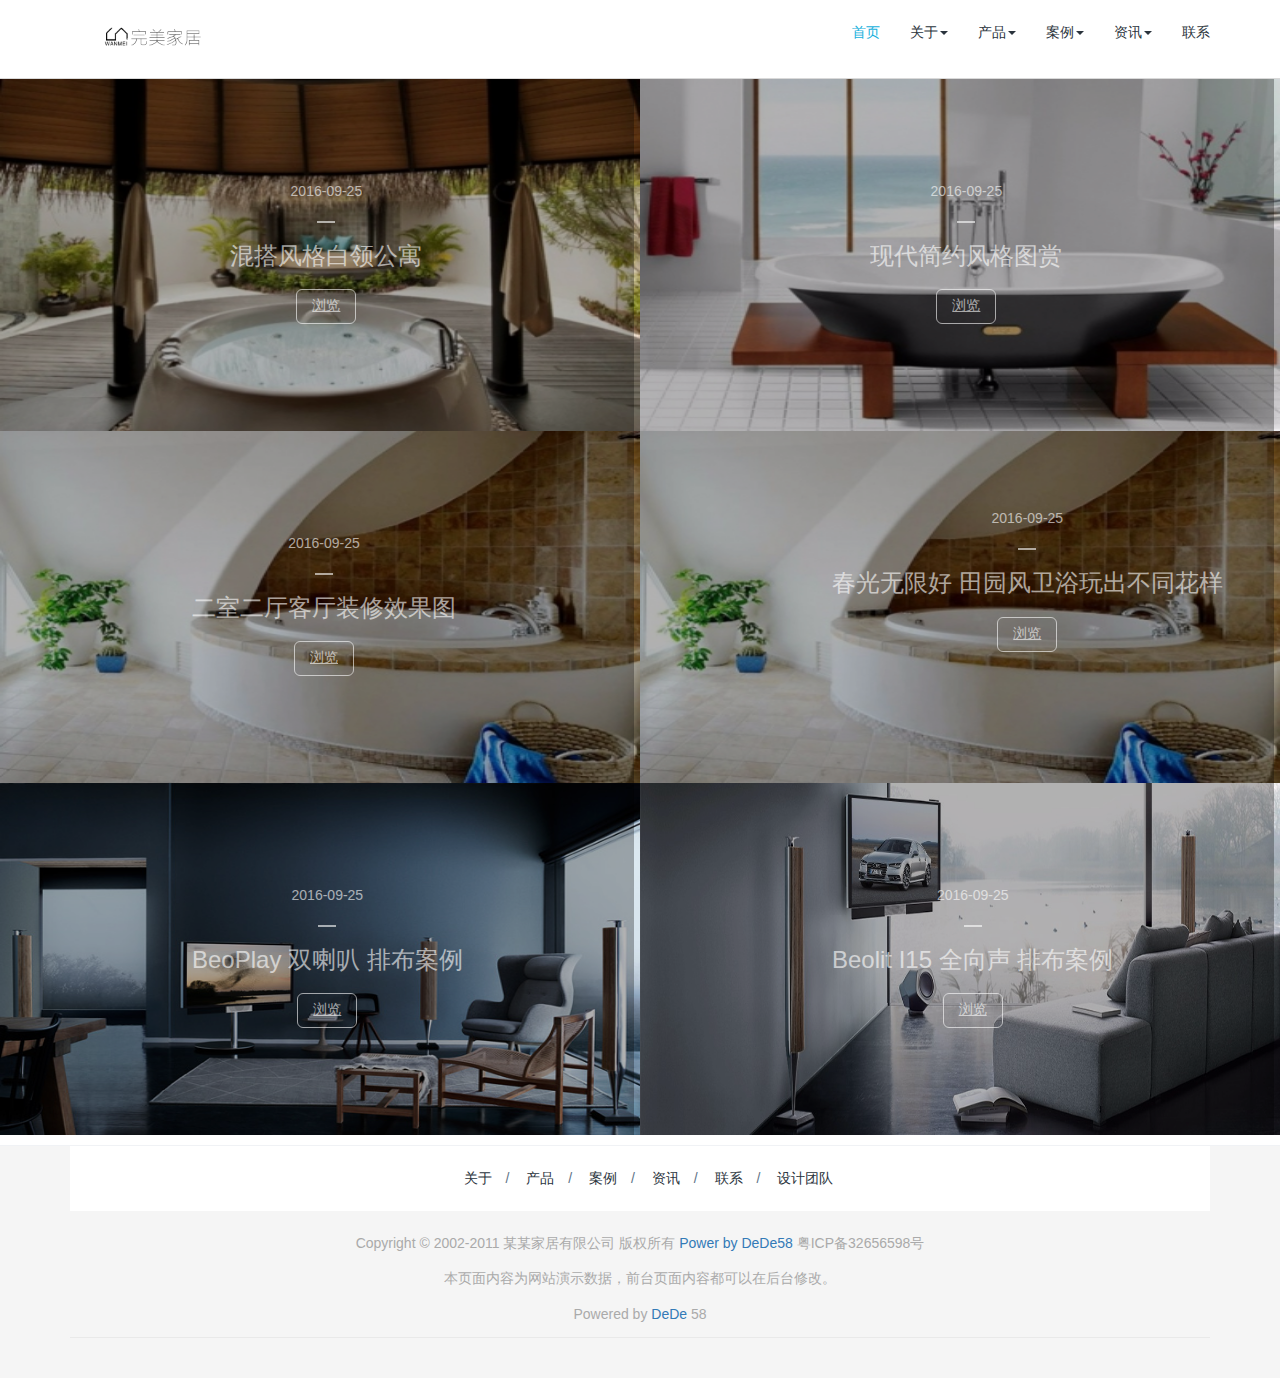
<file: html/case.html>
<!DOCTYPE html>
<html>
	<head>
		<meta charset="UTF-8">
        <meta name="viewport" content="width=device-width, initial-scale=1">
		<meta name="viewport" content="width=device-width, initial-scale=1, maximum-scale=1, user-scalable=no">		
		<title></title>
		<link rel="stylesheet" href="../css/cssreset.css" />
		<link rel="stylesheet" href="../bootstrap/css/bootstrap.min.css" />
	    <link rel="stylesheet" href="../css/index.css" />
	    <link rel="stylesheet" href="../css/case.css" />
	  
	<body>
		<header>
		<nav class="navbar navbar-default navbar-fixed-top zqfnav">
		  <div class="container ">
		    <!-- Brand and toggle get grouped for better mobile display -->
		    <div class="navbar-header">
		      <button type="button" class="navbar-toggle collapsed btn" data-toggle="collapse" data-target="#bs-example-navbar-collapse-1" aria-expanded="false">
		      	
		        <span class="sr-only">Toggle navigation</span>
		        <span class="icon-bar"></span>
		        <span class="icon-bar"></span>
		        <span class="icon-bar"></span>
		      </button>
		      
		        <button type="button" class="zqf-btn navbar-toggle collapsed" data-toggle="collapse" data-target="#bs-example-navbar-collapse-1" aria-expanded="false">
			        <span class="sr-only">Toggle navigation</span>
			        <span class="btnx">x</span> 
		        </button>
		      
		      <a class="navbar-brand " href="#"><img src="../img/logo.png" alt="完美家居设计" title="织梦家居设计公司"></a>
		    </div>
		
		    <!-- Collect the nav links, forms, and other content for toggling -->
		    <div class="collapse navbar-collapse" id="bs-example-navbar-collapse-1">
		      <ul class="nav navbar-nav navbar-right clearfix">
		        <li><a href="../index.html" target="_blank" class="main">首页</a></li>
		        <li class="dropdown">
		          <a href="#" class="dropdown-toggle" data-toggle="dropdown" role="button" aria-haspopup="true" aria-expanded="false">关于<span class="caret"></span></a>
		          <ul class="dropdown-menu">
		            <li><a href="#">关于我们</a></li>
		            <li><a href="#">公司荣誉</a></li>
		            <li><a href="#">设计团队</a></li>
		            <li><a href="#">服务流程</a></li>
		          </ul>
		        </li>
		        <li class="dropdown">
		          <a href="#" class="dropdown-toggle" data-toggle="dropdown" role="button" aria-haspopup="true" aria-expanded="false">产品<span class="caret"></span></a>
		          <ul class="dropdown-menu">
		            <li><a href="detail.html">全部</a></li>
		            <li><a href="#">建材</a></li>
		            <li><a href="#">家具</a></li>
		            <li><a href="#">软装</a></li>
		            <li><a href="#">家电</a></li>
		          </ul>
		        </li>
		        <li class="dropdown">
		          <a href="#" class="dropdown-toggle" data-toggle="dropdown" role="button" aria-haspopup="true" aria-expanded="false">案例<span class="caret"></span></a>
		          <ul class="dropdown-menu">
		            <li><a href="case.html">客厅设计</a></li>
		            <li><a href="#">卧室设计</a></li>
		            <li><a href="#">厨房设计</a></li>
		          </ul>
		        </li>		        
		        <li class="dropdown">
		          <a href="#" class="dropdown-toggle" data-toggle="dropdown" role="button" aria-haspopup="true" aria-expanded="false">资讯<span class="caret"></span></a>
		          <ul class="dropdown-menu">
		            <li><a href="message.html">装修搭配</a></li>
		            <li><a href="#">秋装改造</a></li>
		          </ul>
		        </li>
		        <li><a href="#">联系</a></li>
		      </ul>
		    </div><!-- /.navbar-collapse -->
		  </div><!-- /.container-fluid -->  
	  </nav>	
    </header>	
    
    
    <!--中间图片-->
    <section class="zqf-case">
    	<ul>
    		<li>
    			<img src="../img/case-1.jpg" width="634px" height="352px"/>
    			<div class="box"></div>
    			<div class="txt">
    				<span>2016-09-25</span>
    				<h4>混搭风格白领公寓</h4>
    				<a href="#"><span>浏览</a></span>
    			</div>
    		</li>
    		<li>
    			<img src="../img/case-2.jpg" width="634px" height="352px"/>
    			<div class="box"></div>
    			<div class="txt">
    				<span>2016-09-25</span>
    				<h4>现代简约风格图赏</h4>
    				<a href="#"><span>浏览</a></span>
    			</div>
    		</li>
    		<li>
    			<img src="../img/case-3.jpg" width="634px" height="352px"/>
    			<div class="box"></div>
    			<div class="txt">
    				<span>2016-09-25</span>
    				<h4>二室二厅客厅装修效果图</h4>
    				<a href="#"><span>浏览</a></span>
    			</div>
    		</li>
    		<li>
    			<img src="../img/case-4.jpg" width="634px" height="352px"/>
    			<div class="box"></div>
    			<div class="txt">
    				<span>2016-09-25</span>
    				<h4>春光无限好 田园风卫浴玩出不同花样</h4>
    				<a href="#"><span>浏览</a></span>
    			</div>
    		</li>
    		<li>
    			<img src="../img/case-5.jpg" width="634px" height="352px"/>
    			<div class="box"></div>
    			<div class="txt">
    				<span>2016-09-25</span>
    				<h4>BeoPlay 双喇叭 排布案例</h4>
    				<a href="#"><span>浏览</a></span>
    			</div>
    		</li>
    		<li>
    			<img src="../img/case-6.jpg" width="634px" height="352px"/>
    			<div class="box"></div>
    			<div class="txt">
    				<span>2016-09-25</span>
    				<h4>Beolit I15 全向声 排布案例</h4>
    				<a href="#"><span>浏览</a></span>
    			</div>
    		</li>		
    	</ul>
    </section>
    
	<footer>
			<div class="container">
			  <div class="oldiv ">
			  	
				<ol class="clearfix">
					<li><a href="#">关于</a></li>
					<li><a href="#">产品</a></li>
					<li><a href="#">案例</a></li>
					<li><a href="#">资讯</a></li>
					<li><a href="#">联系</a></li>
					<li><a href="#">设计团队</a></li>
				</ol>
			  </div>
			  
			  <div class="pdiv">
			  	<p>Copyright © 2002-2011 某某家居有限公司 版权所有&nbsp;<a href="#">Power by DeDe58&nbsp;</a>粤ICP备32656598号</p>
			  	<p>本页面内容为网站演示数据，前台页面内容都可以在后台修改。</p>
			  	<p>Powered by<a href="#">&nbsp;DeDe&nbsp;</a>58</p>
			  </div>
			</div>
	</footer>    
	
		    <!--回到顶部按钮-->
	<div class="obtn-top">
			<svg class="icon" aria-hidden="true">
			  <use xlink:href='#icon-xiangshang'></use>
			</svg>
	</div>
    
	<script type="text/javascript" src="../bootstrap/js/jquery.min.js" ></script>
	<script src="../bootstrap/js/bootstrap.js"></script>
	<script type="text/javascript" src="../js/iconfont.js" ></script>
    <script type="text/javascript" src="../js/detail.js" ></script>
	</body>
</html>
</file>
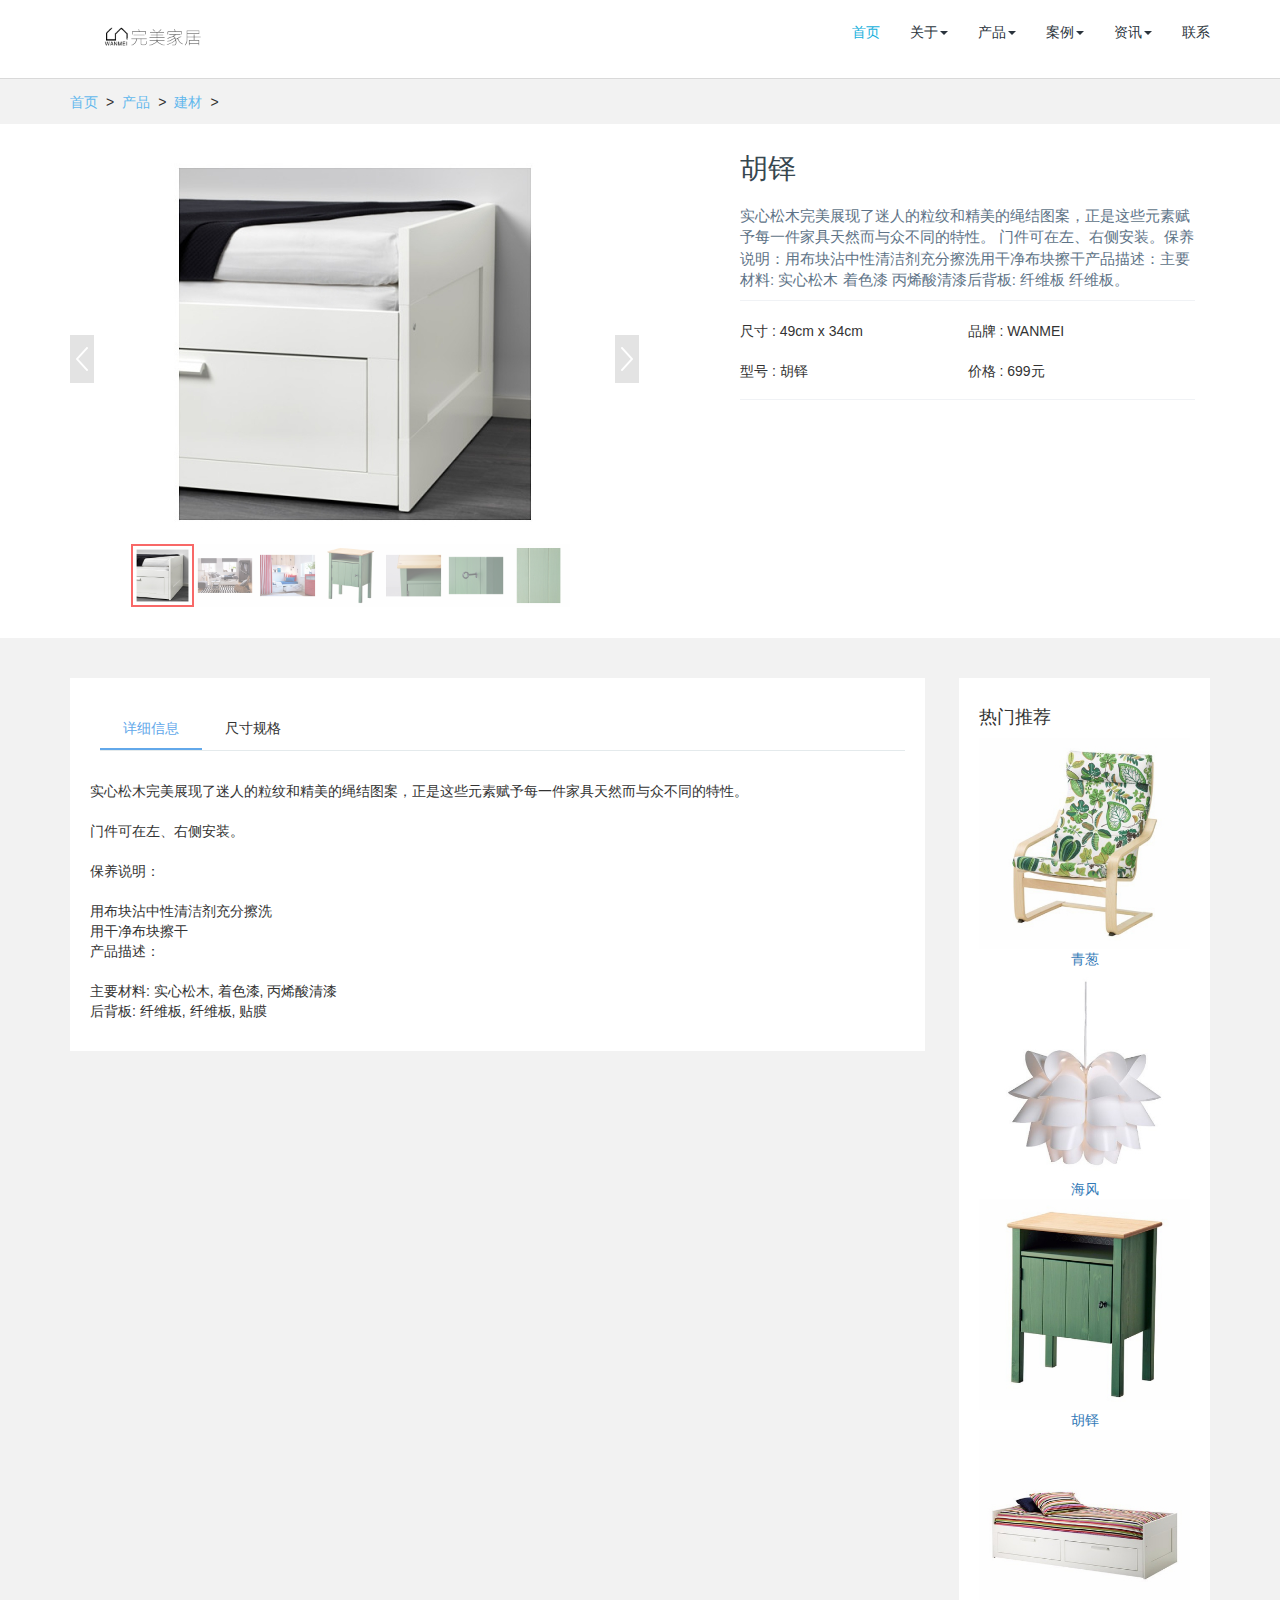
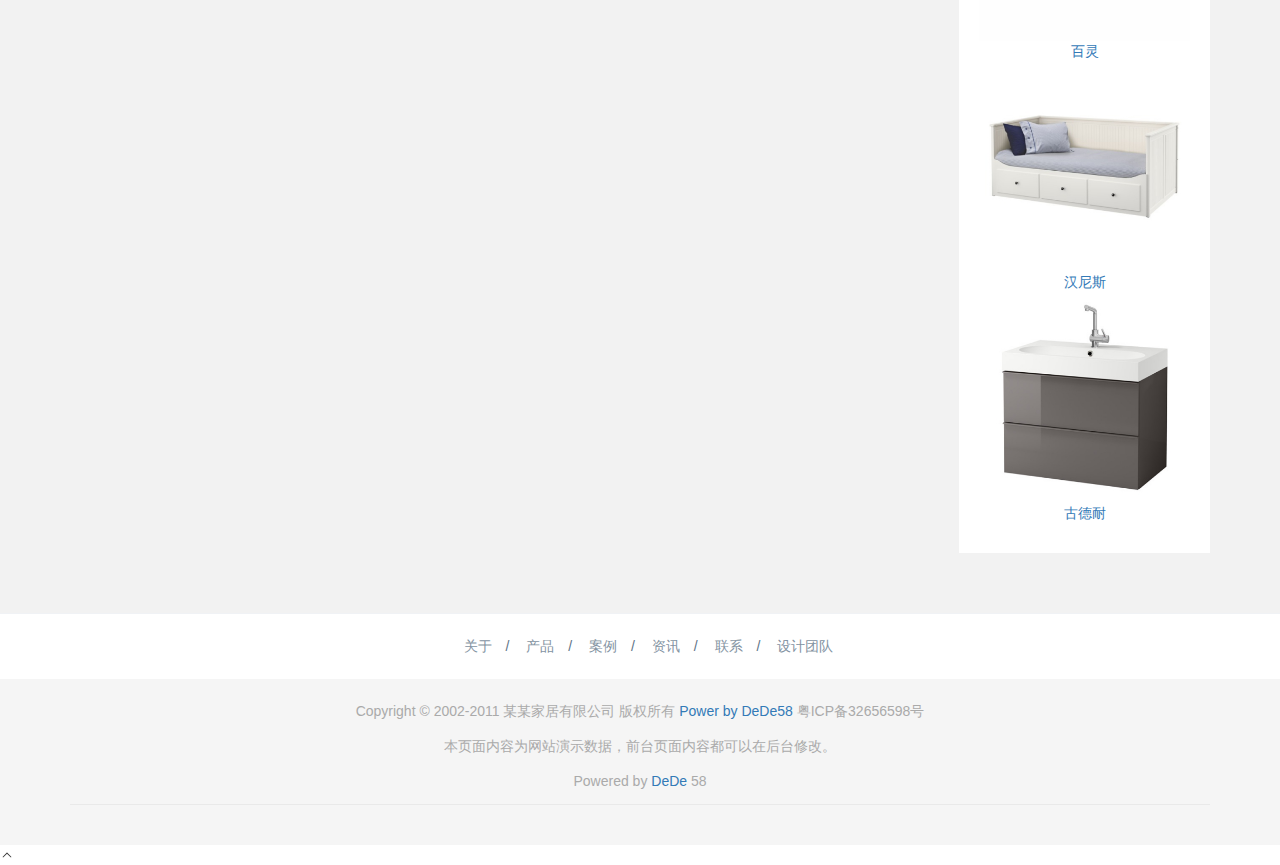
<file: html/detail.html>
<!DOCTYPE html>
<html>
	<head>
		<meta charset="UTF-8">
		<meta name="viewport" content="width=device-width, initial-scale=1">
		<meta name="viewport" content="width=device-width, initial-scale=1, maximum-scale=1, user-scalable=no">
		<title></title>
		<link rel="stylesheet" href="../css/cssreset.css" />
	    <link rel="stylesheet" href="../bootstrap/css/bootstrap.min.css" />
	    <link rel="stylesheet" href="../css/index.css" />
		<link rel="stylesheet" href="../css/detail.css" />
	</head>
	<body>
		<header>
		<nav class="navbar navbar-default navbar-fixed-top zqfnav">
		  <div class="container ">
		    <!-- Brand and toggle get grouped for better mobile display -->
		    <div class="navbar-header">
		      <button type="button" class="navbar-toggle collapsed btn" data-toggle="collapse" data-target="#bs-example-navbar-collapse-1" aria-expanded="false">
		      	
		        <span class="sr-only">Toggle navigation</span>
		        <span class="icon-bar"></span>
		        <span class="icon-bar"></span>
		        <span class="icon-bar"></span>
		      </button>
		      
		        <button type="button" class="zqf-btn navbar-toggle collapsed" data-toggle="collapse" data-target="#bs-example-navbar-collapse-1" aria-expanded="false">
			        <span class="sr-only">Toggle navigation</span>
			        <span class="btnx">x</span> 
		        </button>
		      
		      <a class="navbar-brand " href="#"><img src="../img/logo.png" alt="完美家居设计" title="织梦家居设计公司"></a>
		    </div>
		
		    <!-- Collect the nav links, forms, and other content for toggling -->
		    <div class="collapse navbar-collapse" id="bs-example-navbar-collapse-1">
		      <ul class="nav navbar-nav navbar-right clearfix">
		        <li><a href="../index.html" target="_blank" class="main">首页</a></li>
		        <li class="dropdown">
		          <a href="#" class="dropdown-toggle" data-toggle="dropdown" role="button" aria-haspopup="true" aria-expanded="false">关于<span class="caret"></span></a>
		          <ul class="dropdown-menu">
		            <li><a href="#">关于我们</a></li>
		            <li><a href="#">公司荣誉</a></li>
		            <li><a href="#">设计团队</a></li>
		            <li><a href="#">服务流程</a></li>
		          </ul>
		        </li>
		        <li class="dropdown">
		          <a href="#" class="dropdown-toggle" data-toggle="dropdown" role="button" aria-haspopup="true" aria-expanded="false">产品<span class="caret"></span></a>
		          <ul class="dropdown-menu">
		            <li><a href="products.html">全部</a></li>
		            <li><a href="#">建材</a></li>
		            <li><a href="#">家具</a></li>
		            <li><a href="#">软装</a></li>
		            <li><a href="#">家电</a></li>
		          </ul>
		        </li>
		        <li class="dropdown">
		          <a href="#" class="dropdown-toggle" data-toggle="dropdown" role="button" aria-haspopup="true" aria-expanded="false">案例<span class="caret"></span></a>
		          <ul class="dropdown-menu">
		            <li><a href="case.html">客厅设计</a></li>
		            <li><a href="#">卧室设计</a></li>
		            <li><a href="#">厨房设计</a></li>
		          </ul>
		        </li>		        
		        <li class="dropdown">
		          <a href="#" class="dropdown-toggle" data-toggle="dropdown" role="button" aria-haspopup="true" aria-expanded="false">资讯<span class="caret"></span></a>
		          <ul class="dropdown-menu">
		            <li><a href="message.html">装修搭配</a></li>
		            <li><a href="#">秋装改造</a></li>
		          </ul>
		        </li>
		        <li><a href="#">联系</a></li>
		      </ul>
		    </div><!-- /.navbar-collapse -->
		  </div><!-- /.container-fluid -->  
	  </nav>	
    </header>	
		
		<section class="zqf-detail">
		   <div class="div-top container">
		   	    <ul>
		   	    	<li><a href="#" >首页</a></li>
		   	    	<li>></li>
		   	    	<li><a href="#" >产品</a></li>
		   	    	<li>></li>
		   	    	<li><a href="#" >建材</a></li>
		   	    	<li>></li>
		   	    </ul>	
		   </div>
		   <div class="div-one">
			<div class="container  clearfix">
			    <div class="col-md-6 col-sm-12 left">
					<span class="min-left"></span>
					<span class="min-right"></span>
					<div class="img-box">
					<ul class="clearfix">
						<li><img src="../img/detail-1.jpg" ></li>
						<li><img src="../img/detail-2.jpg" ></li>
						<li><img src="../img/detail-3.jpg" ></li>
						<li><img src="../img/detail-4.jpg" ></li>
						<li><img src="../img/detail-5.jpg" ></li>
						<li><img src="../img/detail-6.jpg" ></li>
						<li><img src="../img/detail-7.jpg" ></li>
					</ul>
				</div>
	       		    <ol>
				    		<li class="li-one"><img src="../img/detail-1.jpg"></li>
				    		<li><img src="../img/detail-2.jpg"></li>
				    		<li><img src="../img/detail-3.jpg"></li>
				    		<li><img src="../img/detail-4.jpg"></li>
				    		<li><img src="../img/detail-5.jpg"></li>
				    		<li><img src="../img/detail-6.jpg"></li>
				    		<li><img src="../img/detail-7.jpg"></li>
				    </ol>
				</div>		
				
			    <div class="col-md-6 col-sm-12 right">
			    	<h4>胡铎</h4>
			    	<p>实心松木完美展现了迷人的粒纹和精美的绳结图案，正是这些元素赋予每一件家具天然而与众不同的特性。 门件可在左、右侧安装。保养说明：用布块沾中性清洁剂充分擦洗用干净布块擦干产品描述：主要材料: 实心松木 着色漆 丙烯酸清漆后背板: 纤维板 纤维板。</p>
			        <ul>
			        	<li>尺寸 : 49cm x 34cm</li>
			        	<li>品牌 : WANMEI</li>
			        	<li>型号 : 胡铎</li>
			        	<li>价格 : 699元</li>   
			        </ul>
			    </div>
		   </div>
		</div>	  
		   
		<div class="container div-two">
			<div class="left-two">
				<ul class="clearfix">
					<li class="li-two">详细信息</li>
					<li >尺寸规格</li>
				</ul>
				<div class="div-show">实心松木完美展现了迷人的粒纹和精美的绳结图案，正是这些元素赋予每一件家具天然而与众不同的特性。<br/><br />
					门件可在左、右侧安装。<br /><br />
					保养说明：<br /><br />
					用布块沾中性清洁剂充分擦洗<br />
					用干净布块擦干<br />
					产品描述：<br /><br />
					主要材料: 实心松木, 着色漆, 丙烯酸清漆<br />
					后背板: 纤维板, 纤维板, 贴膜<br />
				</div>
				
				<div class="div-hide">
					包装尺寸和重量： 货号: 702.688.30 包装: 1 宽度: 43 厘米 高度: 10 厘米 长度: 65 厘米 重量: 9.90 公斤 环保信息： 宜家对产品中所用的所有木材都有明确要求，其中包括禁止使用非法砍伐的木材。 到2020年，我们希望使用的所有木材均来自更可持续的来源，即经过认证或可回收的木材
				</div>
			</div>
		
			
			<div class="right-two">
				<h4>热门推荐</h4>
				<ul>
					<li>
						<a href="#">
						<img src="../img/detail-8.jpg">
						</a>
						<a href="#">青葱</a>
					</li>
					
					<li>
						<a href="#">
						<img src="../img/detail-9.jpg">

						</a>
					    <a href="#">海风</a>
					</li>
					
					<li>
						<a href="#">
						<img src="../img/detail-10.jpg">
						</a>
						<a href="#">胡铎</a>
					</li>
					
					<li>
						<a href="#">
						<img src="../img/detail-11.jpg">
						</a>
						<a href="#">百灵</a>
					</li>		
					<li>
						<a href="#">
						<img src="../img/detail-12.jpg">
						</a>
						<a href="#">汉尼斯</a>
					</li>
					
					<li>
						<a href="#">
						<img src="../img/detail-13.jpg">
						</a>
						<a href="#">古德耐</a>
					</li>					
				</ul>
			</div>
	
		</div>  
		</section>
		
		<footer>
			  <div class="oldiv container-fluid">
			  	
				<ol class="clearfix">
					<li><a href="#">关于</a></li>
					<li><a href="#">产品</a></li>
					<li><a href="#">案例</a></li>
					<li><a href="#">资讯</a></li>
					<li><a href="#">联系</a></li>
					<li><a href="#">设计团队</a></li>
				</ol>
			  </div>
			  <div class="container">
			  <div class="pdiv">
			  	<p>Copyright © 2002-2011 某某家居有限公司 版权所有&nbsp;<a href="#">Power by DeDe58&nbsp;</a>粤ICP备32656598号</p>
			  	<p>本页面内容为网站演示数据，前台页面内容都可以在后台修改。</p>
			  	<p>Powered by<a href="#">&nbsp;DeDe&nbsp;</a>58</p>
			  </div>
			</div>
		</footer>	
		
	<!--回到顶部按钮-->
	    <div class="obtn-top">
			<svg class="icon" aria-hidden="true">
			  <use xlink:href='#icon-xiangshang'></use>
			</svg>
	    </div>
	    
		<script type="text/javascript" src="../bootstrap/js/jquery.min.js" ></script>
        <script type="text/javascript" src="../bootstrap/js/bootstrap.min.js" ></script>
	    <script type="text/javascript" src="../js/detail.js" ></script>
	    <script type="text/javascript" src="../js/iconfont.js" ></script>
	</body>
</html>
</file>
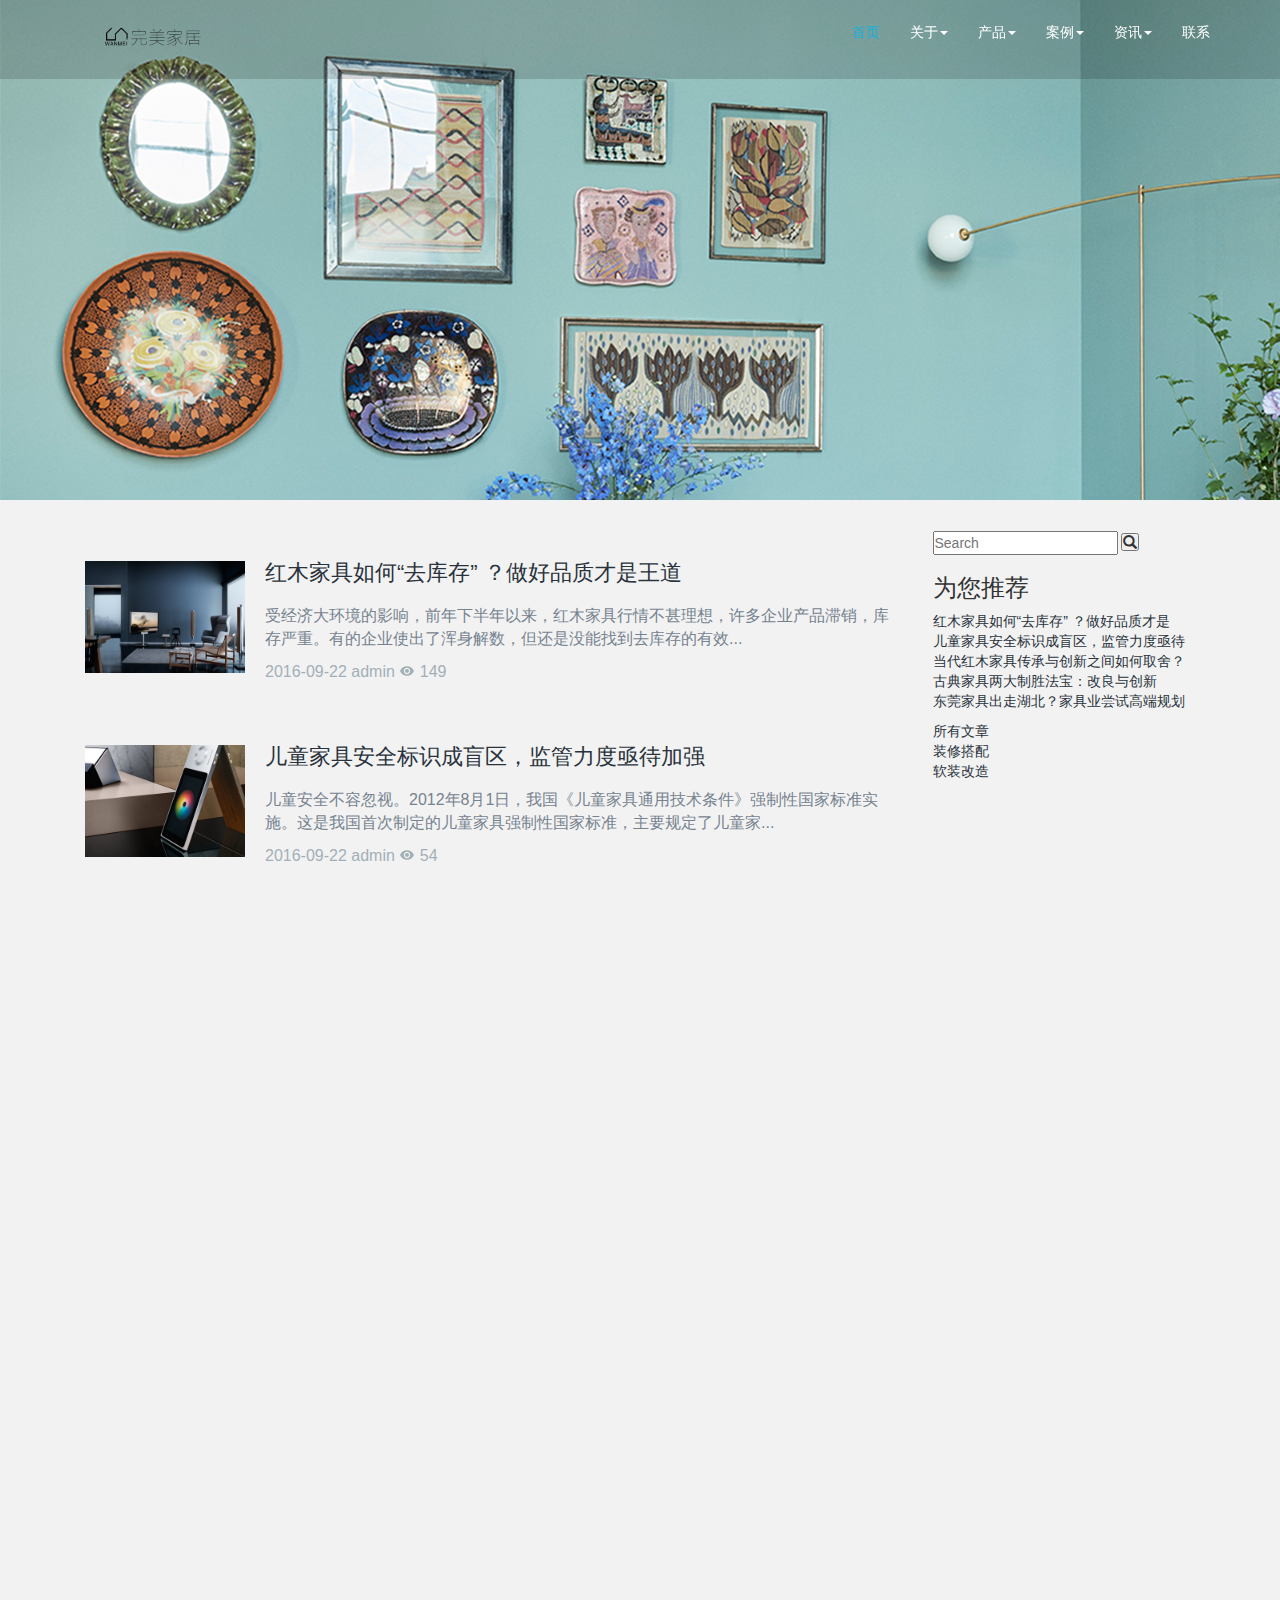
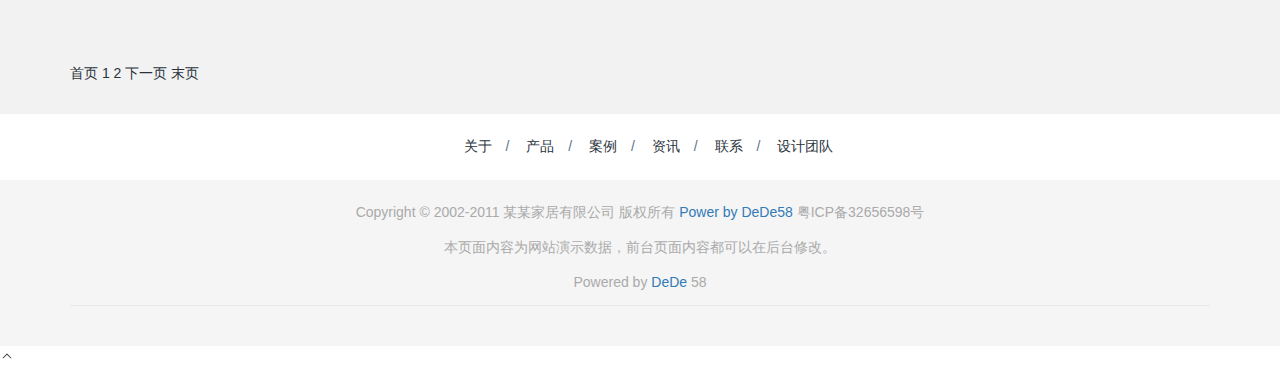
<file: html/message.html>
<!DOCTYPE html>
<html>
	<head>
		<meta charset="UTF-8">
		<meta name="viewport" content="width=device-width, initial-scale=1">
		<meta name="viewport" content="width=device-width, initial-scale=1, maximum-scale=1, user-scalable=no">
		<title></title>
		<link rel="stylesheet" href="../css/cssreset.css" />
		<link rel="stylesheet" href="../bootstrap/css/bootstrap.css" />
		<link rel="stylesheet" href="../css/index.css" />
		<link rel="stylesheet" href="../css/message.css" />
		<link rel="stylesheet" href="../css/animate.css" />
		
		<script src="../js/wow.min.js"></script>
		<script>
			new WOW().init();
		</script>
		
	</head>
	<body>
		<header>
		<nav class="navbar navbar-default navbar-fixed-top zqfnav">
		  <div class="container ">
		    <!-- Brand and toggle get grouped for better mobile display -->
		    <div class="navbar-header">
		      <button type="button" class="navbar-toggle collapsed btn" data-toggle="collapse" data-target="#bs-example-navbar-collapse-1" aria-expanded="false">
		      	
		        <span class="sr-only">Toggle navigation</span>
		        <span class="icon-bar"></span>
		        <span class="icon-bar"></span>
		        <span class="icon-bar"></span>
		      </button>
		      
		        <button type="button" class="zqf-btn navbar-toggle collapsed" data-toggle="collapse" data-target="#bs-example-navbar-collapse-1" aria-expanded="false">
			        <span class="sr-only">Toggle navigation</span>
			        <span class="btnx">x</span> 
		        </button>
		      
		      <a class="navbar-brand " href="#"><img src="../img/logo.png" alt="完美家居设计" title="织梦家居设计公司"></a>
		    </div>
		
		    <!-- Collect the nav links, forms, and other content for toggling -->
		    <div class="collapse navbar-collapse" id="bs-example-navbar-collapse-1">
		      <ul class="nav navbar-nav navbar-right clearfix">
		        <li><a href="../index.html" class="main">首页</a></li>
		        <li class="dropdown">
		          <a href="#" class="dropdown-toggle" data-toggle="dropdown" role="button" aria-haspopup="true" aria-expanded="false">关于<span class="caret"></span></a>
		          <ul class="dropdown-menu">
		            <li><a href="#">关于我们</a></li>
		            <li><a href="#">公司荣誉</a></li>
		            <li><a href="#">设计团队</a></li>
		            <li><a href="#">服务流程</a></li>
		          </ul>
		        </li>
		        <li class="dropdown">
		          <a href="#" class="dropdown-toggle" data-toggle="dropdown" role="button" aria-haspopup="true" aria-expanded="false">产品<span class="caret"></span></a>
		          <ul class="dropdown-menu">
		            <li><a href="detail.html">全部</a></li>
		            <li><a href="#">建材</a></li>
		            <li><a href="#">家具</a></li>
		            <li><a href="#">软装</a></li>
		            <li><a href="#">家电</a></li>
		          </ul>
		        </li>
		        <li class="dropdown">
		          <a href="#" class="dropdown-toggle" data-toggle="dropdown" role="button" aria-haspopup="true" aria-expanded="false">案例<span class="caret"></span></a>
		          <ul class="dropdown-menu">
		            <li><a href="case.html">客厅设计</a></li>
		            <li><a href="#">卧室设计</a></li>
		            <li><a href="#">厨房设计</a></li>
		          </ul>
		        </li>		        
		        <li class="dropdown">
		          <a href="#" class="dropdown-toggle" data-toggle="dropdown" role="button" aria-haspopup="true" aria-expanded="false">资讯<span class="caret"></span></a>
		          <ul class="dropdown-menu">
		            <li><a href="message.html">装修搭配</a></li>
		            <li><a href="#">秋装改造</a></li>
		          </ul>
		        </li>
		        <li><a href="#">联系</a></li>
		      </ul>
		    </div><!-- /.navbar-collapse -->
		  </div><!-- /.container-fluid -->  
	  </nav>	
    </header>	
   	     
		<div class="picture">
			<img src="../img/message.png"> 
		</div>
		
		<section class="zqftion">
			<div class="container">
				<div class="row">	
				   <div class="col-md-9">
					  <ul>	
					   <li>	
					   	<div class="media-left media-middle wow fadeInLeft">
					    <a href="#">
					      <img class="media-object" src="../img/message_1.jpg" alt="...">
					    </a>
					    </div>
					    <div class="media-body wow fadeInLeft"  data-wow-duration="2s">
						    <h4 class="media-heading"><a href="#">红木家具如何“去库存” ？做好品质才是王道</a></h4>
						    <p class="des">受经济大环境的影响，前年下半年以来，红木家具行情不甚理想，许多企业产品滞销，库存严重。有的企业使出了浑身解数，但还是没能找到去库存的有效...</p> 
						    <p class="info">
						    	<span>2016-09-22</span>
						    	<span>admin</span>
						    	<span>
						    		<svg class="icon" aria-hidden="true">
									  <use xlink:href='#icon-yanjing'></use>
								   </svg>
								   149
						    	</span>
						    </p>
					    </div>
					  
					</li>
					
		            <li>
					   <div class="media-left media-middle wow fadeInLeft">
					    <a href="#">
					      <img class="media-object" src="../img/message_2.jpg" alt="...">
					    </a>
					    </div>
					    <div  class="media-body wow fadeInRight"  data-wow-duration="2s">
						    <h4 class="media-heading"><a href="#">儿童家具安全标识成盲区，监管力度亟待加强</a></h4>
						    <p class="des">儿童安全不容忽视。2012年8月1日，我国《儿童家具通用技术条件》强制性国家标准实施。这是我国首次制定的儿童家具强制性国家标准，主要规定了儿童家...</p> 
						    <p class="info">
						    	<span>2016-09-22</span>
						    	<span>admin</span>
						    	<span>
						    		<svg class="icon" aria-hidden="true">
									  <use xlink:href='#icon-yanjing'></use>
								   </svg>
								   54
						    	</span>
						    </p>
					    </div>
					</li>	
					
				    <li>
					   <div class="media-left media-middle wow fadeInLeft">
					    <a href="#">
					      <img class="media-object" src="../img/message_3.jpg" alt="...">
					    </a>
					    </div>
					    <div  class="media-body wow fadeInLeft"  data-wow-duration="2s">
						    <h4 class="media-heading"><a href="#">当代红木家具传承与创新之间如何取舍？</a></h4>
						    <p class="des">人解听不解赏，长飙风中自来往。很多时候，表面看似风平浪静、停滞不前的态势，却往往是暗流涌动。譬如，最近红木行业有关传承与创新这个老生常谈...</p> 
						    <p class="info">
						    	<span>2016-09-22</span>
						    	<span>admin</span>
						    	<span>
						    		<svg class="icon" aria-hidden="true">
									  <use xlink:href='#icon-yanjing'></use>
								   </svg>
								   170
						    	</span>
						    </p>
					    </div>
					</li>	
				
					<li>
					   <div class="media-left media-middle wow fadeInLeft">
					    <a href="#">
					      <img class="media-object" src="../img/message_4.jpg" alt="...">
					    </a>
					    </div>
					    <div  class="media-body wow fadeInRight"  data-wow-duration="2s">
						    <h4 class="media-heading"><a href="#">古典家具两大制胜法宝：改良与创新</a></h4>
						    <p class="des">古典红木家具行业在最初的发展阶段，绝大部分企业都是以单纯仿制传统家具样式进入市场。随着市场的发展，由于市场中存在不同的消费需求，因此，对...</p> 
						    <p class="info">
						    	<span>2016-09-22</span>
						    	<span>admin</span>
						    	<span>
						    		<svg class="icon" aria-hidden="true">
									  <use xlink:href='#icon-yanjing'></use>
								   </svg>
								   54
						    	</span>
						    </p>
					    </div>
					</li>	
					
		            <li>
					   <div class="media-left media-middle wow fadeInLeft">
					    <a href="#">
					      <img class="media-object" src="../img/message_5.jpg" alt="...">
					    </a>
					    </div>
					    <div  class="media-body wow fadeInLeft"  data-wow-duration="2s">
						    <h4 class="media-heading"><a href="#">东莞家具出走湖北？家具业尝试高端规划集聚</a></h4>
						    <p class="des">莫声(化名)是大岭山镇一家小型家具厂的老板，连日来，发生在大岭山这一片东南亚家具企业群里的事情，让他倍受困惑：生意做得好好的，为何那么多企...</p> 
						    <p class="info">
						    	<span>2016-09-22</span>
						    	<span>admin</span>
						    	<span>
						    		<svg class="icon" aria-hidden="true">
									  <use xlink:href='#icon-yanjing'></use>
								   </svg>
								   127
						    	</span>
						    </p>
					    </div>
					</li>						
					
		            <li>
					   <div class="media-left media-middle wow fadeInLeft">
					    <a href="#">
					      <img class="media-object" src="../img/message_6.jpg" alt="...">
					    </a>
					    </div>
					    <div  class="media-body wow fadeInRight"  data-wow-duration="2s">
						    <h4 class="media-heading"><a href="#">欧式家具未来十大新趋势，怎么时尚怎么来</a></h4>
						    <p class="des">近日，欧美风家具进化论出现在网上，研究人员根据收集到的信息与整个消费环境、设计思路的变化，对欧式家具将会呈现出的10大设计趋势进行分析。 趋...</p> 
						    <p class="info">
						    	<span>2016-09-22</span>
						    	<span>admin</span>
						    	<span>
						    		<svg class="icon" aria-hidden="true">
									  <use xlink:href='#icon-yanjing'></use>
								   </svg>
								   96
						    	</span>
						    </p>
					    </div>
					</li>
				  </ul>	
				  </div>
				  
				  <div class="col-md-3">
				  	<div class="row">
				  	  <div class="introduce">	 
				  			<form>
				  				<div class="form-group">
				  					<input type="text" name="onsearch" placeholder="Search" class="searchname"/>
				  					<button class="onbutton glyphicon glyphicon-search" type="submit"></button>
				  				</div>
				  			</form>
				  		
				
				  	
				  	<div class="introlist">
				  		<h3>为您推荐</h3>
				  		<ul>
				  			<li>
				  				<a href="#">
				  					红木家具如何“去库存” ？做好品质才是
				  				</a>
				  			</li>
				  			<li>
				  				<a href="#">
				  					儿童家具安全标识成盲区，监管力度亟待
				  				</a>
				  			</li>
				  			<li>
				  				<a href="#">
				  					当代红木家具传承与创新之间如何取舍？
				  				</a>				  				
				  			</li>
				  			<li>
				  				<a href="#">
				  					古典家具两大制胜法宝：改良与创新
				  				</a>				  				
				  			</li>
				  			<li>
				  				<a href="#">
				  					东莞家具出走湖北？家具业尝试高端规划
				  				</a>				  				
				  			</li>
				  		</ul>
				  	</div>
				  	
			  	<div class="introfoot">
				  		<ul>
				  			<li><a href="#">所有文章</a></li>
				  			<li><a href="#">装修搭配</a></li>
				  			<li><a href="#">软装改造</a></li>
				  		</ul>
				 </div>
				  	</div>
				  </div> 	
				 </div>
			 </div>
		     <div class="page">
		     	<a href="#">首页</a>
		     	<a href="#">1</a>
		     	<a href="#">2</a>
		     	<a href="#">下一页</a>
		     	<a href="#">末页</a>
		     </div>	
			</div>
		</section>
		
		<footer>
			
			  <div class="oldiv container-fluid">
			  	
				<ol class="clearfix">
					<li><a href="#">关于</a></li>
					<li><a href="#">产品</a></li>
					<li><a href="#">案例</a></li>
					<li><a href="#">资讯</a></li>
					<li><a href="#">联系</a></li>
					<li><a href="#">设计团队</a></li>
				</ol>
			  </div>
			  <div class="container">
			  <div class="pdiv">
			  	<p>Copyright © 2002-2011 某某家居有限公司 版权所有&nbsp;<a href="#">Power by DeDe58&nbsp;</a>粤ICP备32656598号</p>
			  	<p>本页面内容为网站演示数据，前台页面内容都可以在后台修改。</p>
			  	<p>Powered by<a href="#">&nbsp;DeDe&nbsp;</a>58</p>
			  </div>
			</div>
		</footer>	
		
			    <!--回到顶部按钮-->
	    <div class="obtn-top">
			<svg class="icon" aria-hidden="true">
			  <use xlink:href='#icon-xiangshang'></use>
			</svg>
	    </div>
		<script type="text/javascript" src="../bootstrap/js/jquery.min.js" ></script>
		<script type="text/javascript" src="../bootstrap/js/bootstrap.js" ></script>
		<script type="text/javascript" src="../js/iconfont.js" ></script>
		<script type="text/javascript" src="../js/index.js"></script>
	</body>
</html>
</file>
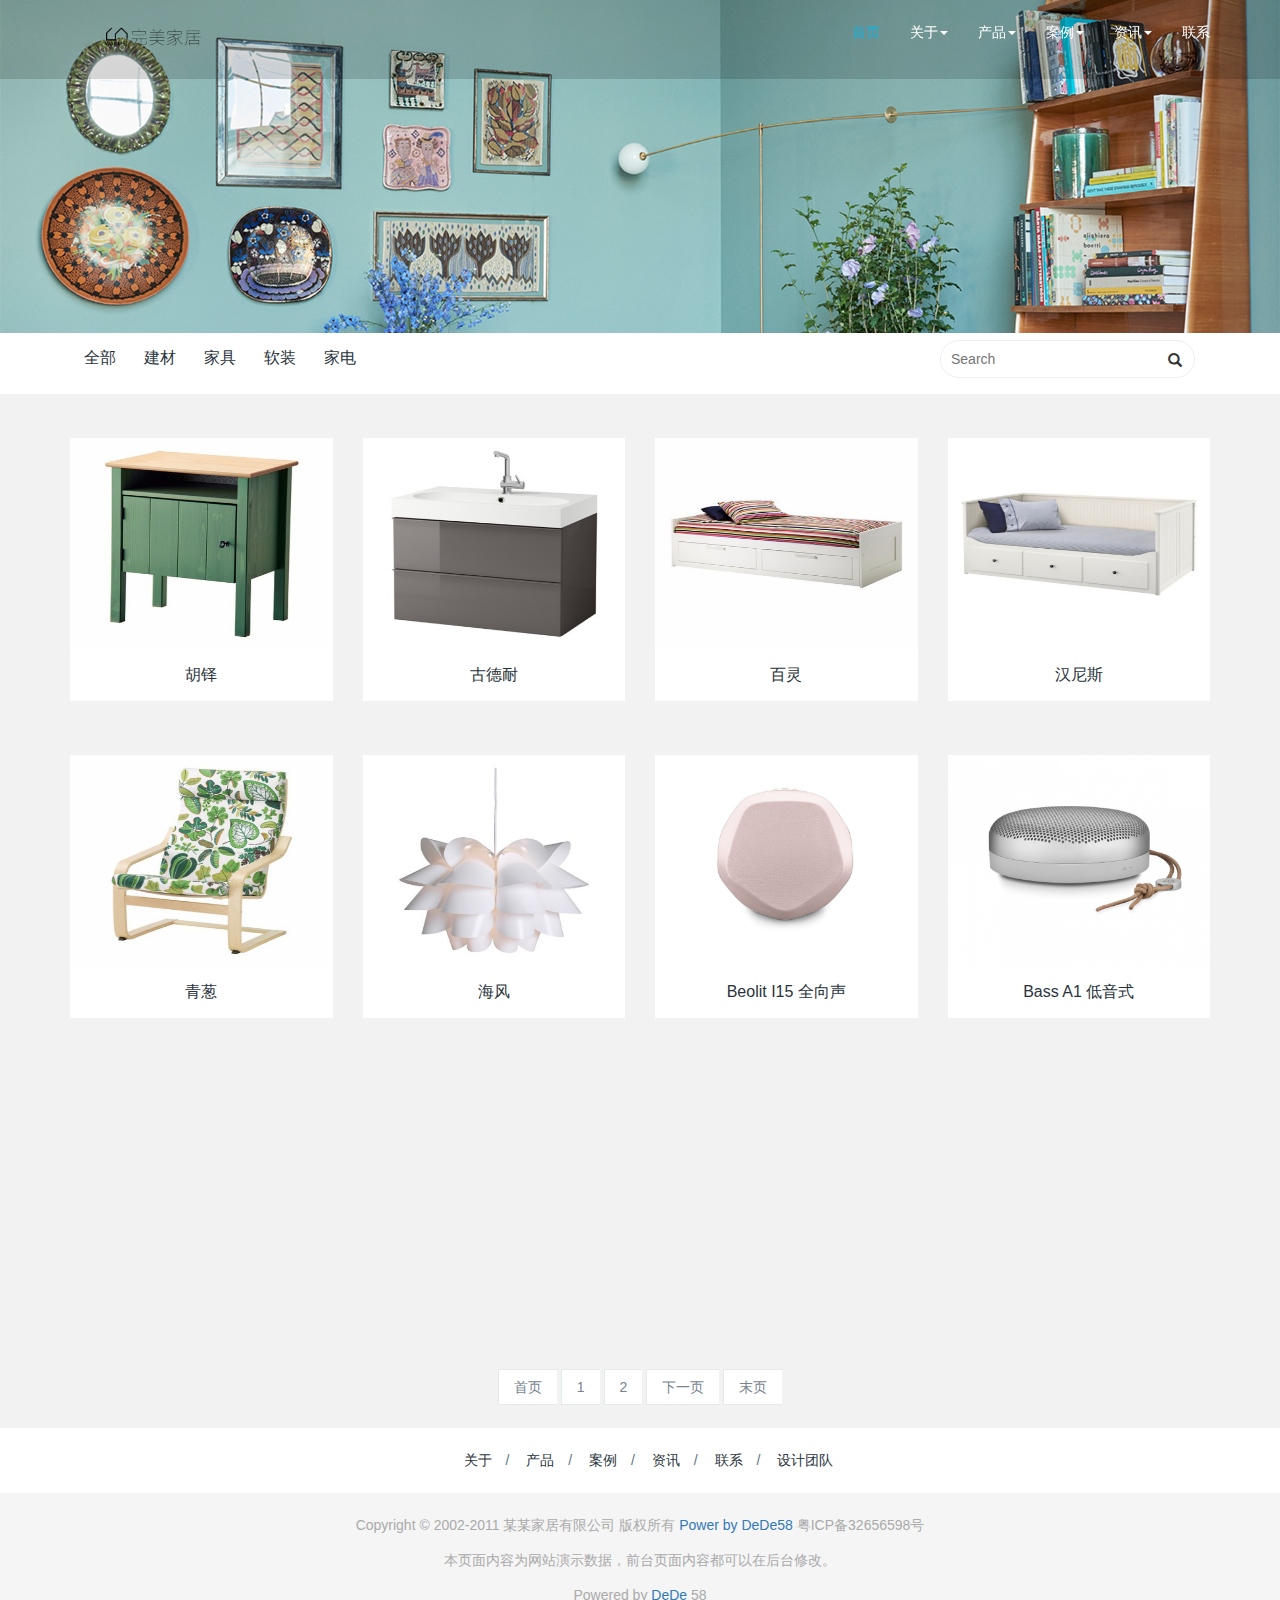
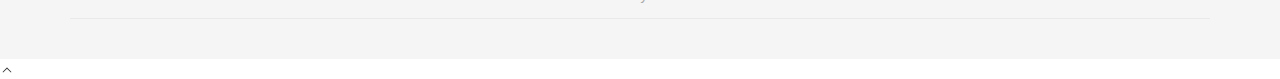
<file: html/products.html>
<!DOCTYPE html>
<html>
	<head>
		<meta charset="UTF-8">
		<meta name="viewport" content="width=device-width, initial-scale=1">
		<meta name="viewport" content="width=device-width, initial-scale=1, maximum-scale=1, user-scalable=no">
		<title></title>
		<link rel="stylesheet" href="../css/cssreset.css" />
		<link rel="stylesheet" href="../bootstrap/css/bootstrap.min.css" />
		<link rel="stylesheet" href="../css/index.css" />
		<link rel="stylesheet" href="../css/products.css" />
		<link rel="stylesheet" href="../css/animate.css" />
		<script type="text/javascript" src="../js/wow.min.js" ></script>
		<script>
			new WOW().init();
		</script>		
	</head>
	
	
	 <body>

		<header>
		<nav class="navbar navbar-default navbar-fixed-top zqfnav">
		  <div class="container ">
		    <!-- Brand and toggle get grouped for better mobile display -->
		    <div class="navbar-header">
		      <button type="button" class="navbar-toggle collapsed btn" data-toggle="collapse" data-target="#bs-example-navbar-collapse-1" aria-expanded="false">
		      	
		        <span class="sr-only">Toggle navigation</span>
		        <span class="icon-bar"></span>
		        <span class="icon-bar"></span>
		        <span class="icon-bar"></span>
		      </button>
		      
		        <button type="button" class="zqf-btn navbar-toggle collapsed" data-toggle="collapse" data-target="#bs-example-navbar-collapse-1" aria-expanded="false">
			        <span class="sr-only">Toggle navigation</span>
			        <span class="btnx">x</span> 
		        </button>
		      
		      <a class="navbar-brand " href="#"><img src="../img/logo.png" alt="完美家居设计" title="织梦家居设计公司"></a>
		    </div>
		
		    <!-- Collect the nav links, forms, and other content for toggling -->
		    <div class="collapse navbar-collapse" id="bs-example-navbar-collapse-1">
		      <ul class="nav navbar-nav navbar-right clearfix">
		        <li><a href="../index.html" target="_blank" class="main">首页</a></li>
		        <li class="dropdown">
		          <a href="#" class="dropdown-toggle" data-toggle="dropdown" role="button" aria-haspopup="true" aria-expanded="false">关于<span class="caret"></span></a>
		          <ul class="dropdown-menu">
		            <li><a href="#">关于我们</a></li>
		            <li><a href="#">公司荣誉</a></li>
		            <li><a href="#">设计团队</a></li>
		            <li><a href="#">服务流程</a></li>
		          </ul>
		        </li>
		        <li class="dropdown">
		          <a href="#" class="dropdown-toggle" data-toggle="dropdown" role="button" aria-haspopup="true" aria-expanded="false">产品<span class="caret"></span></a>
		          <ul class="dropdown-menu">
		            <li><a href="detail.html">全部</a></li>
		            <li><a href="#">建材</a></li>
		            <li><a href="#">家具</a></li>
		            <li><a href="#">软装</a></li>
		            <li><a href="#">家电</a></li>
		          </ul>
		        </li>
		        <li class="dropdown">
		          <a href="#" class="dropdown-toggle" data-toggle="dropdown" role="button" aria-haspopup="true" aria-expanded="false">案例<span class="caret"></span></a>
		          <ul class="dropdown-menu">
		            <li><a href="case.html">客厅设计</a></li>
		            <li><a href="#">卧室设计</a></li>
		            <li><a href="#">厨房设计</a></li>
		          </ul>
		        </li>		        
		        <li class="dropdown">
		          <a href="#" class="dropdown-toggle" data-toggle="dropdown" role="button" aria-haspopup="true" aria-expanded="false">资讯<span class="caret"></span></a>
		          <ul class="dropdown-menu">
		            <li><a href="message.html">装修搭配</a></li>
		            <li><a href="#">秋装改造</a></li>
		          </ul>
		        </li>
		        <li><a href="#">联系</a></li>
		      </ul>
		    </div><!-- /.navbar-collapse -->
		  </div><!-- /.container-fluid -->  
	  </nav>	
    </header>	
    
    <!--头部图片-->
    <div class="head-img">
    	<img src="../img/message.png" alt="">
    </div>
    
    <!--中间列表栏-->
    <div class="zqf-all">
	    <nav class="container">
	    	<div class="nav col-md-9">
		    	<ul class="clearfix ">
		    		<li><a href="#">全部</a></li>
		    		<li><a href="#">建材</a></li>
		    		<li><a href="#">家具</a></li>
		    		<li><a href="#">软装</a></li>
		    		<li><a href="#">家电</a></li>
		    	</ul>
	    	</div>
	    	
	    	<form class="col-md-3" action="get">
	    		<input type="search" placeholder="Search" />
	    		<button class="glyphicon glyphicon-search"></button>
	    	</form>
	    </nav>
	    
	 </div>    
	 
	    <div class="zqf-show">
	    	<div class="container">
				<ul class="row " >
					<li class="col-xs-6 col-sm-4 col-md-3 wow fadeInUp">
						<a href="#"><img src="../img/products_1.jpg"></a>
						<p><a href="#" title="胡铎">胡铎</a></p>
					</li>
					<li class="col-xs-6 col-sm-4 col-md-3 wow fadeInUp">
						<a href="#"><img src="../img/products_2.jpg"></a>
						<p><a href="#" title="胡铎">古德耐</a></p>
					</li>
					<li class="col-xs-6 col-sm-4 col-md-3 wow fadeInUp">
						<a href="#"><img src="../img/products_3.jpg"></a>
						<p><a href="#" title="胡铎">百灵</a></p>
					</li>
					<li class="col-xs-6 col-sm-4 col-md-3 wow fadeInUp">
						<a href="#"><img src="../img/products_4.jpg"></a>
						<p><a href="#" title="胡铎">汉尼斯</a></p>
					</li>
					<li class="col-xs-6 col-sm-4 col-md-3 wow fadeInUp">
						<a href="#"><img src="../img/products_5.jpg"></a>
					    <p><a href="#" title="胡铎">青葱</a></p>
					</li>
					<li class="col-xs-6 col-sm-4 col-md-3 wow fadeInUp">
						<a href="#"><img src="../img/products_6.jpg"></a>
					    <p><a href="#" title="胡铎">海风</a></p>
					</li>
					<li class="col-xs-6 col-sm-4 col-md-3 wow fadeInUp">
						<a href="#"><img src="../img/products_7.png"></a>
					    <p><a href="#" title="胡铎">Beolit I15 全向声</a></p>
					</li>
					<li class="col-xs-6 col-sm-4 col-md-3 wow fadeInUp">
						<a href="#"><img src="../img/products_8.png"></a>
					<p><a href="#" title="胡铎">Bass A1 低音式</a></p>
					</li>
					<li class="col-xs-6 col-sm-4 col-md-3 wow fadeInUp">
						<a href="#"><img src="../img/products_9.png"></a>
					<p><a href="#" title="胡铎">BeoPlay A9 无线音箱</a></p>
					</li>
					<li class="col-xs-6 col-sm-4 col-md-3 wow fadeInUp">
						<a href="#"><img src="../img/products_10.png"></a>
					<p><a href="#" title="胡铎">BeoPlay 双喇叭</a></p>
					</li>
				</ul>
				
			</div>
			 <div class="page">
		     	<a href="#">首页</a>
		     	<a href="#">1</a>
		     	<a href="#">2</a>
		     	<a href="#">下一页</a>
		     	<a href="#">末页</a>
		     </div>				
	    </div>
	
	</div>
	
		<footer>
			  <div class="oldiv container-fluid">
				<ol class="clearfix">
					<li><a href="#">关于</a></li>
					<li><a href="#">产品</a></li>
					<li><a href="#">案例</a></li>
					<li><a href="#">资讯</a></li>
					<li><a href="#">联系</a></li>
					<li><a href="#">设计团队</a></li>
				</ol>
			  </div>
			  <div class="container">
			  <div class="pdiv">
			  	<p>Copyright © 2002-2011 某某家居有限公司 版权所有&nbsp;<a href="#">Power by DeDe58&nbsp;</a>粤ICP备32656598号</p>
			  	<p>本页面内容为网站演示数据，前台页面内容都可以在后台修改。</p>
			  	<p>Powered by<a href="#">&nbsp;DeDe&nbsp;</a>58</p>
			  </div>
			</div>
		</footer>	
		
			    <!--回到顶部按钮-->
	    <div class="obtn-top">
			<svg class="icon" aria-hidden="true">
			  <use xlink:href='#icon-xiangshang'></use>
			</svg>
	    </div>
	    
    <script type="text/javascript" src="../bootstrap/js/jquery.min.js" ></script>
    <script src="../bootstrap/js/bootstrap.js"></script>
    <script src="../js/index.js"></script>
    <script src="../js/iconfont.js"	></script>
	 </body>
</html>
</file>
<file: css/index.css>
*{
	margin: 0px;
	padding: 0px;
	list-style: none;
}
body{
	position: relative;
	}
	
.zqfnav {
    background: rgba(0, 0, 0, 0.15);
    min-height: 79px;
    border: none;
}
.zqfnav .navbar-brand{
margin-top: -3px;
}

.zqfnav .navbar-brand img{
	width: 150px;
	height: 50px;
	vertical-align: middle;
}

.zqfnav .navbar-right{
	margin-top: 7px;
	}

.zqfnav .navbar-right>li>a{
	color: #FFFFFF;
}


.zqfnav .navbar-right .main{
	color: #16b0dc;
	
}

.zqfnav .navbar-right>li>a:hover{
	color:#16b0dc;
}

.zqfnav .navbar-right>li>a:active{
	color:#16b0dc;
}

/*分辨率小于767px*/


@media (max-width: 767px) {
.zqfnav{
    background:none;
    min-height: 60px;
    border: transparent 1px solid;
    border-color: none ;
}
.zqfnav .navbar-brand {
	padding: 6px;

}
.zqfnav .navbar-toggle{
	border: none;
	background: none;
	margin-top: 14px;
}
.navbar-default .navbar-toggle:focus, .navbar-default .navbar-toggle:hover {
    background-color: transparent;

}

.zqfnav .zqf-btn {
	/*right: -53px;*/
	margin-top: -3px;
	font-size: 25px;
	color: #a9b1b8;
	background: none;
	display: none;
	 position: absolute;
    right: 1px;
	}
.zqfcar{
	margin-top: 56px;
	border: none;
}
.zqfnav .navbar-collapse{
	background: rgba(0, 0, 0, 0.6); 
}
.zqfnav .navbar-nav{
	margin-top: 13px;
}

.zqfnav .navbar-right{
	margin-top: 13px;
	}

.zqfnav .navbar-right>li>a{
	padding-top: 0px;
    padding-bottom: 0px;
    height: 60px;
    line-height: 60px; 
    transition: all 0.4s linear; 
}

.zqfnav .navbar-right>li>a:hover{
	background: #FFFFFF;
}
.zqfnav .navbar-right>li>a:active{
	background:#16b0dc ;
}
.zqfnav .navbar-right .main{
	color: #fff;
	background: #16b0dc;
}
.zqfnav .navbar-nav .open .dropdown-menu>li{
	margin: 2px 0px;
}
.zqfnav .navbar-nav .open .dropdown-menu>li>a{
	color:#FFFFFF;
}
.zqfnav .navbar-nav .open .dropdown-menu>li>a:hover{
	color: #FFFFFF;
	background-color: rgba(243,247,249,.3); 
}
}

/*轮播图*/
.zqfcar .glyphicon {
    font-size: 28px;
    top: 60%;
    display: none;
    }
    
    
.zqfcar .carousel-control:hover .glyphicon{
	display: block;
}

/*优秀案例*/
.zqfnice{
	padding: 70px 0px;
	background: #FFFFFF;
	width: 100%;
}

.zqfnice h3{ 
    font-size: 36px;
    margin-top: 0px;
    text-align: center;
    font-weight: 300;
}

.zqfnice h3>.more{
	display: inline-block;
	padding: 8px 13px;
    background:#16b0dc ;
    border-radius: 2px;
     font-size: 12px;
     color: #FFFFFF;
     position: relative;
    margin-left: 15px;
    top: -10px;
    text-decoration:none ;

}

.more:hover{
	opacity: 0.7;
	}

.zqfnice h3>.more

@media (max-width:767px ) {
.zqfnice h3>.more{
    background:#f96868;
    color: #fff;
    margin-left: 15px;
    top: -10px;
    text-decoration:none ;

}

}


.zqfnice h3>.more:before{
	content:'';
	position: absolute;
	border: 8px solid transparent;
    border-right-color: #16b0dc ;
    top: 50%;
    left: -16px;
    margin-top: -8px;
}

.zqfnice .txt{
	font-size: 16px;
    font-weight: 300;
    text-align: center;
    width: 80%;
    color: #5e7387;
    margin: 0px auto;
}

/*优秀案例 图片*/
.zqful{
	
    padding: 0;
    margin: 0;
    margin-right: -15px;
    margin-left: -15px;
    margin-top: 50px;
}


.zqful >li{
	float: left;
	list-style: none;
    border: 1px solid #fff;
    padding: 0px;
    position: relative;
}

.zqful>li>div{
	position: relative;
    text-align: center;
    overflow: hidden;
}

.zqful>li>div>img{
    max-width: 100%;
    height: auto;
}



/*优秀团队*/

.zqfteam{
	padding: 70px 0px;
	background: #f5f5f5;
}

.zqfteam h3{ 
    font-size: 36px;
    margin-top: 0px;
    text-align: center;
    font-weight: 300;
}

.zqfteam h3>.more{
	display: inline-block;
	padding: 8px 13px;
    background:#16b0dc ;
    border-radius: 2px;
     font-size: 12px;
     color: #FFFFFF;
     position: relative;
    margin-left: 15px;
    top: -10px;
    text-decoration:none ;

}

@media (max-width:767px ) {
	.zqfteam h3>.more,.zqfteam h3>.more:before{
		display: none;
	}
	
}


.zqfteam h3>.more:before{
	content:'';
	position: absolute;
	border: 8px solid transparent;
    border-right-color: #16b0dc ;
    top: 50%;
    left: -16px;
    margin-top: -8px;
}

.zqfteam .txt{
	font-size: 16px;
    font-weight: 300;
    text-align: center;
    width: 80%;
    color: #5e7387;
    margin: 0px auto;
}

/*优秀团队轮播图*/
.zqfteam{
	padding: 70px 0px;
	background: #f5f5f5;
}

.zqfteam .carousel{
	margin-top: 50px;
	padding: 0px 60px;
	
}

.zqfteam .carousel>div{
	width: 100%;
	height:100% ;
	overflow: hidden;
}

.zqfteam .imgroll{
	width: 400%;
	height:100%;
	position: relative;
}


@media (max-width:768px) {
	.zqfteam .imgroll{
	width:786%;
}

}

@media (max-width:494px) {
	.zqfteam .imgroll{
	width:1500%;
}	
}


.zqfteam .imgroll>li{
	width: 6%;
	height:100%;
	float: left;
	margin-right: 30px;
}


.zqfteam .imgroll>li>img{
    width: 100%;
    height: 100%;
    border-radius: 50%;
    margin-left: auto;
    margin-right: auto;
}

.zqfteam h4{
	text-align: center;
	font-size:18px;
}

.zqfteam p{
	width: 100%;
	font-size: 14px;
	color: #757575;
}

.zqfteam .imgroll>li>a{
	display: block;
	width: 100%;
	padding:10px 0px;
	width:100%;
	font-size: 14px;
	background:#f96868 ;
	border:1px  solid #f96868;
	border-radius: 3px;
	text-align: center;
	/*line-height: 26px;*/
	color: #FFFFFF;
	text-decoration: none;
	cursor: pointer;
	vertical-align: middle;

}

.zqfteam .imgroll>li>.glyphicon-facetime-video{
	color: #9C2115;

}

.zqfteam .imgroll>li>a>span{
	padding-left: 10px;
	color: #FFFFFF;


}

/*新闻资讯*/
.zqfnew{
	padding: 70px 0px;
	background: #FFFFFF;
}

.zqfnew h3{ 
    font-size: 36px;
    margin-top: 0px;
    text-align: center;
    font-weight: 300;
}

.zqfnew h3>.more{
	display: inline-block;
	padding: 8px 13px;
    background:#16b0dc ;
    border-radius: 2px;
     font-size: 12px;
     color: #FFFFFF;
     position: relative;
    margin-left: 15px;
    top: -10px;
    text-decoration:none ;

}

.zqfnew h3>.more:before{
	content:'';
	position: absolute;
	border: 8px solid transparent;
    border-right-color: #16b0dc ;
    top: 50%;
    left: -16px;
    margin-top: -8px;
}

.zqfnew .txt{
	font-size: 16px;
    font-weight: 300;
    text-align: center;
    width: 80%;
    color: #5e7387;
    margin: 0px auto;
}

.zqfnew ul{
	margin-top: 20px;
	
}

.zqfnew ul>li{
	margin-top:30px;
}
.zqfnew .media-left{
	padding-right: 20px;
}
.zqfnew ul>li img{
	width: 160px;
	height: 120px;
	border-radius: 4px;
}

.zqfnew ul>li h4{
    text-shadow: rgba(0,0,0,.15) 0 0 1px;
}
.zqfnew ul>li h4>a{
	text-decoration: none;
	color: #2a333c;
}

.zqfnew ul>li h4>a:hover{
	color: #16b0dc;
	text-decoration: underline;
}
.zqfnew ul>li .des{
	margin-bottom: 5px;
	 color: #76838f;
	 font-weight: 300;
}

.zqfnew ul>li .info{
    color: #76838f;
    font-weight: 300;
}

.zqfnew .info span:nth-of-type(2){
	margin-left: 10px;
}

.zqfnew .info span:nth-of-type(3){
	margin-left: 10px;
}

.icon {
   width: 1em; height: 1em;
   vertical-align: -0.15em;
   fill: currentColor;
   overflow: hidden;
}


/*关于我们*/
.zqfus{
	padding: 70px 0;
	background: #f5f5f5;
}
.zqfus h3{
    font-size: 36px;
    margin-top: 0px;
    text-align: center;
    font-weight: 300;
}
.zqfus .bigbox{
	margin-top: 50px;
	padding: 30px;
	background: #FFFFFF;
	line-height: 1.8;
    font-size: 18px;
    font-weight: 300;
    color: #222;
}
.zqfus .bigbox>img{
	max-width: 100%;
	height: auto;
	margin-bottom: 13px;
}

.zqfus p{
	margin-bottom:16px;
}

/*footer*/
footer{
    background: #f5f5f5;
    border-top: 1px solid #f0f2f5;
    padding-bottom: 20px;
    color: #aaaaaa;
    height: auto;
    line-height: 1.8;
	
}
footer .oldiv{
		background: #FFFFFF;
		text-align: center;
		padding: 10px 0px;
	
}

.oldiv ol{
	padding: 10px 0;
	margin-bottom: 0px;
	color: #5e7387;
}


.oldiv ol>li{
	display: inline-block;
	padding: 0 5px;
}

.oldiv ol>li:before{
	content: '/';
	margin-right: 17px;
    
}

.oldiv ol>li:nth-of-type(1):before{
	content: '';
	margin-right: 17px;
    
}

.oldiv ol>li>a{
	color:#2a333c ;
}

.oldiv ol>li>a:hover{
	color: #16b0dc;
	text-decoration: underline;
}

.pdiv{
	margin: 20px 0;
	border-bottom: 1px solid #e9e9e9;
	text-align: center;
}

/*add*/

.zqful .add{
	position: absolute;
	left: 0px;
	top: 0px;
	width: 100%;
	height: 100%;
	background: rgba(0,0,0,0.3);
	display: none; 
	text-align: center
}

.zqful a{
	outline: none;
	color: #fff;
}

.zqful .add>img{
	position: absolute;
	left: 40%;
	top: 33%;
}

.zqful .add>p{
	position: absolute;
	top: 61%;
	width: 100%;
    text-align: center;
	font-size: 18px;
}

.zqful .add>.span-box{
	position: absolute;
	left: 0px;
	top: 75%;
	width: 100%;
	font-size: 12px;
	border-radius: 4px;
	text-align: center;
	
}
.zqful .add>.span-box>span{
   line-height: 35px;
    background:#f96868 ;
    height: 100%;
    width: 40%;
    display: inline-block;
    border-radius: 4px;

}

.zqful .add>span:hover{
	opacity: 0.6;
}

.more-two{
	width: 96%;
	padding: 10px 13px;
    background:#f96868 ;
    border-radius: 2px;
    font-size: 12px;
    color: #fff;
    text-align: center;
    text-decoration:none ;
    margin-right: auto;
    margin-left: auto;
    margin-top: 20px;
    display: none;
	}
	
	
@media (max-width:767px ) {
	
	
   .zqful .add>p{
	font-size: 14px;}
	
	.zqful .add>img{
		width: 25%;
		height: 25%;
	}
	

	
	 .more-two{
		display: block;
		outline: none;
		
}

 .more-two:hover{
		display: block;
		text-decoration: none;
		
}

    .zqfnice h3>.more,.zqfnice h3>.more:before{
		display: none;
	}
	.zqfnew h3>.more,.zqfnew h3>.more:before{
	display: none;
	}
	.zqfnew .des{
		display:none;
	
}

/*回到顶部*/
.obtn-top{
	position: fixed;
	bottom:10px;
	right:0;
	
	width: 35px;
	height: 35px;
	background: #62a8ea;
	display: none;
	line-height: 40px;
	text-align: center;
	cursor: pointer;
}

.obtn-top:hover{
	opacity: 0.5;
	}
.icon {
   width: 1em; height: 1em;
   vertical-align: -0.15em;
   fill: currentColor;
   overflow: hidden;
   color: #fff;
   font-size: 23px;
   font-weight: bold;
}
</file>
<file: css/case.css>
.zqfnav {
    background:#fff;
    min-height: 79px;
    border: none;
    border-bottom:1px solid  #d9d9d9;
}


.zqfnav .navbar-brand img{
	width: 150px;
	height: 50px;
	vertical-align: middle;
}
.zqfnav .navbar-right{
	margin-top: 7px;
	}
.zqfnav .navbar-right>li>a{
	color: #2a333c;
}

.zqfnav .navbar-right>li>a:hover{
	color:#16b0dc;
	
}

.zqfnav .navbar-right>li>a:active{
	color:#16b0dc;
}

/*分辨率小于767px*/
@media (max-width: 767px) {
.zqfnav{
    background:none;
    min-height: 60px;
    border: transparent 1px solid;
    border-bottom:1px solid  #d9d9d9;
}
.zqfnav .navbar-brand {
	padding: 6px;

}
.zqfnav .navbar-toggle{
	border: none;
	background: none;
	margin-top: 14px;
}

.zqfcar{
	margin-top: 56px;
	border: none;
}
.zqfnav .navbar-collapse{
	background: rgba(0, 0, 0, 0.6); 
}
.zqfnav .navbar-nav{
	margin-top: 13px;
}

.zqfnav .navbar-right{
	margin-top: 13px;
	}
.zqfnav .navbar-right>li>a{
	padding-top: 0px;
    padding-bottom: 0px;
    height: 60px;
    line-height: 60px; 
    transition: all 0.4s linear; 
    color: #fff;
}

.zqfnav .navbar-right>li>a:hover{
	background: #FFFFFF;
}
.zqfnav .navbar-right>li>a:active{
	background:#16b0dc ;
}
.zqfnav .navbar-right .main{
	background: #16b0dc;
}
.zqfnav .navbar-nav .open .dropdown-menu>li{
	margin: 2px 0px;
}
.zqfnav .navbar-nav .open .dropdown-menu>li>a{
	color:#fff;
}
.zqfnav .navbar-nav .open .dropdown-menu>li>a:hover{
	color: #fff;
	background-color: rgba(243,247,249,.3); 
}
}
/*中间图片*/

.zqf-case{
	margin-top:79px;
	background:#fff;
	width:100% ;
}

@media (max-width: 767px) {
.zqf-case{
    margin-top:60px;
	width:100% ;
    }
    
}

.zqf-case ul{
	width: 100%;
	background: #bfbfbf;
	background-color: rgba(0,0,0,.2);
	zoom: 1;
}
.zqf-case ul::after{
	content: '';
	clear: both;
	display: block;
	
}

.zqf-case ul>li{
	float: left;
	position: relative;
	width: 50%;
	overflow: hidden;
} 

.zqf-case ul>li img{
	transition: all 0.5s;
}

.zqf-case ul>li .box{
	transition: all 0.5s;
}



@media (min-width:991px) and (max-width:1284px)
{
	.zqf-case li img{
		width: 100%;

	}
	
	.zqf-case ul .box{
	position: absolute;
	left: 0;
	top:0;
	width: 100%;
	background-color: rgba(0,0,0,0.3);
}
.zqf-case ul>li:nth-of-type(3)>.txt{
	left: 30%;
	top: 29%;
}

.zqf-case ul>li:nth-of-type(4)>.txt{
	left: 30%;
	top: 22%;
}
.zqf-case ul>li:nth-of-type(5)>.txt{
	left: 30%;
	top: 29%;
}
.zqf-case ul>li:nth-of-type(6)>.txt{
	left: 30%;
	top: 29%;
}
}

@media (max-width:991px) and (min-width:649px){
	.zqf-case ul>li{
	width: 100%;
	/*background: red;*/	
}
.zqf-case ul>li:nth-of-type(3)>.txt{
	left: 30%;
	top: 29%;
}

.zqf-case ul>li:nth-of-type(4)>.txt{
	left: 30%;
	top: 22%;
}
.zqf-case ul>li:nth-of-type(5)>.txt{
	left: 30%;
	top: 29%;
}
.zqf-case ul>li:nth-of-type(6)>.txt{
	left: 30%;
	top: 29%;
}
}

@media (max-width:649px )
{
	.zqf-case ul>li{
	width: 100%;		
}
	.zqf-case li img{
		width: 100%;

	}	
	
	.zqf-case ul .box{
	position: absolute;
	left: 0;
	top:0;
	width: 100%;
	background-color: rgba(0,0,0,0.3);
}

.zqf-case ul>li:nth-of-type(1)>.txt{
	left: 25%;
	top: 29%;
}

.zqf-case ul>li:nth-of-type(2)>.txt{
	left: 25%;
	top: 29%;
}

.zqf-case ul>li:nth-of-type(3)>.txt{
	left: 15%;
	top: 29%;
}

.zqf-case ul>li:nth-of-type(4)>.txt{
	left:0%;
	top: 22%;
}
.zqf-case ul>li:nth-of-type(5)>.txt{
	left: 10%;
	top: 29%;
}
.zqf-case ul>li:nth-of-type(6)>.txt{
	left: 10%;
	top: 29%;
}
}


.zqf-case ul .box{
	position: absolute;
	left: 0;
	top:0;
	width: 634px;
	height: 352px;
	background-color: rgba(0,0,0,0.3);
}

.zqf-case ul .txt{
	text-align: center;
	position: absolute;
	left: 36%;
	top: 29%;
	opacity: 0.6;
}



.zqf-case .txt>span{
	font-size: 14px;
	color: #fff;
}

.zqf-case .txt>span::after{
	content:'';
	width: 18px;
	height: 2px;
	display: block;
	background: #fff;
	margin-top: 20px;
	margin-left: auto;
    margin-right: auto;
}

.zqf-case .txt>h4{
	font-size: 24px;
	color: #fff;
	margin-top: 20px;
}

.zqf-case .txt>a{

 color: #fff;
 text-decoration: underline;
}

.zqf-case .txt>a>span{
margin-top: 20px;
  display: block;
  padding: 5px;
  border: 1px solid #fff;	
  width: 60px;
  height: 35px;
  border-radius: 6px;
  margin-left: auto;
  margin-right: auto;
}

.zqf-case ul>li:hover{
	background: #bfbfbf;
	background-color: rgba(0,0,0,.3);
	
}

.zqf-case ul>li:hover img{
	background: #bfbfbf;
	background-color: rgba(0,0,0,.3);
	transform: scale(1.1);
	
	
}

.zqf-case ul>li:hover .box{
  background-color: rgba(0,0,0,0.5);
  transform: scaleX(1.1);


}

.zqf-case ul>li:hover .txt{
  opacity: 1;

}
.zqf-case .txt>a>span:hover{
    color: #76838f;
    background-color: #fff;
    border-color: #c0ced3;
    }
    
/*回到顶部*/
.obtn-top{
	position: fixed;
	bottom:10px;
	right:0;
	
	width: 35px;
	height: 35px;
	background: #62a8ea;
	display: none;
	line-height: 40px;
	text-align: center;
	cursor: pointer;
}

.obtn-top:hover{
	opacity: 0.5;
	}
.icon {
   width: 1em; height: 1em;
   vertical-align: -0.15em;
   fill: currentColor;
   overflow: hidden;
   color: #fff;
   font-size: 23px;
   font-weight: bold;
}
</file>
<file: css/detail.css>
/*导航栏*/
.zqfnav {
    background:#fff;
    min-height: 79px;
    border: none;
    border-bottom:1px solid  #d9d9d9;
}


.zqfnav .navbar-brand img{
	width: 150px;
	height: 50px;
	vertical-align: middle;
}

.zqfnav .navbar-right>li>a{
	color: #2a333c;
}

.zqfnav .navbar-right>li>a:hover{
	color:#16b0dc;
	
}

.zqfnav .navbar-right{
	margin-top: 7px;
	}
	
.zqfnav .navbar-right>li>a:active{
	color:#16b0dc;
}

/*分辨率小于767px*/
@media (max-width: 767px) {
.zqfnav{
    background:none;
    min-height: 60px;
    border: transparent 1px solid;
    border-bottom:1px solid  #d9d9d9;
}
.zqfnav .navbar-brand {
	padding: 6px;

}
.zqfnav .navbar-toggle{
	border: none;
	background: none;
	margin-top: 14px;
}

.zqfcar{
	margin-top: 56px;
	border: none;
}
.zqfnav .navbar-collapse{
	background: rgba(0, 0, 0, 0.6); 
}
.zqfnav .navbar-nav{
	margin-top: 13px;
}

.zqfnav .navbar-right{
	margin-top: 13px;
	}
.zqfnav .navbar-right>li>a{
	padding-top: 0px;
    padding-bottom: 0px;
    height: 60px;
    line-height: 60px; 
    transition: all 0.4s linear; 
    color: #fff;
}

.zqfnav .navbar-right>li>a:hover{
	background: #FFFFFF;
}
.zqfnav .navbar-right>li>a:active{
	background:#16b0dc ;
}
.zqfnav .navbar-right .main{
	background: #16b0dc;
}
.zqfnav .navbar-nav .open .dropdown-menu>li{
	margin: 2px 0px;
}
.zqfnav .navbar-nav .open .dropdown-menu>li>a{
	color:#fff;
}
.zqfnav .navbar-nav .open .dropdown-menu>li>a:hover{
	color: #fff;
	background-color: rgba(243,247,249,.3); 
}
}
/*中间部分*/


.zqf-detail{
	background: #f2f2f2;
	padding-top: 30px;
	padding-bottom: 30px;
	margin-top: 50px;
	
}

@media (max-width:767px ) {
	.zqf-detail{
	 margin-top: 60px;
	 padding-top: 0px; 
	
}
	
}

.div-top li{
	float: left;
	margin-right: 8px;
	padding-top:12px ;
	padding-bottom:12px ;
	
}

.div-top li:hover{
	
	opacity: 0.5;
}

.div-top li a{
	text-decoration: none;
	color: #62b8ed;
}
.zqf-detail .div-one{
	padding-top:20px;
	padding-bottom: 20px;
	background: #fff;
}

.zqf-detail .div-one .left{
	padding-right: 0px;
	padding-left: 0px;
	position: relative;
	/*background: pink;*/
}

.zqf-detail .div-one .img-box{
	width: 400px;
	height:400px;
	overflow: hidden;
	margin-left: auto;
	margin-right: auto;
}
.zqf-detail .div-one .left ul{
	width:100%;
	height:100%;
	position: relative;

}

.zqf-detail .div-one .left ul>li{
	width:100%;
	height: 100%;	
	float: left;
}

/*分辨率小与445px 图片自适应*/
/*@media (max-width:768px){
.div-one .img-box{
    width:100%;
    height: 100%;
}

.img-box ul{
	width:100%;
	height:80%;
}

.img-box>ul>li{
	width:100%;
	height: 100%;
}
.img-box>ul>li>img{
	
	width: 100%;
	height: 100%;
}
}*/

.zqf-detail .min-left{
    position: absolute;
	left: 0%;
	top: 38%;
	width: 25px;
	height: 60px;
    background:url(../img/icon-arrowbtn.png) no-repeat 0px 11px ;
   opacity: 0.7;
   z-index: 100;
}

.zqf-detail .min-right{
    position: absolute;
    right:0%;
	top: 40%;
	width: 25px;
	height: 51px;
    background:url(../img/icon-arrowbtn.png) no-repeat 0px -49px ;
    opacity: 0.7;
     z-index: 100;
    
}
.zqf-detail .right{
	padding-left:100px ;
	/*background: lime;*/
}



@media  (max-width: 768px) {
	.zqf-detail .right{
	padding-left:0px ;

}
	
}
.right h4{
	font-size: 28px;
	margin-top: 10;
	margin-bottom: 20px;
	color: #37474f;
}


.right p{
	font-size: 15px;
	color:#5e7387 ;
	
}

.right ul{
	height: 100px;
	border-top: 1px solid #f0f2f5;
	border-bottom: 1px solid #f0f2f5;
	width: 100%;
}

.right ul>li{
	
	float: left;
	margin-top: 20px;
	width: 50%;
}

.right ol{
	margin-top: 0px;
}

.zqf-detail ol{
	max-width: 448px;
	min-height: 64px;
	margin-left: auto;
	margin-right: auto;
}
.zqf-detail ol>li{
	float: left;
	/*max-width: 64px;*/
	width:14%;
	height: 14%;
	opacity: 0.5;
}

.zqf-detail ol>.li-one{
	border:2px solid #f86867;
	opacity: 1;
}

.zqf-detail ol>li img{
  	/*max-width: 64px;*/
  	width:100%;
  	height: 100%;
}


/*下面部分*/
.div-two{
	margin-top: 40px;
    margin-bottom: 30px;
	/*padding: 30px 20px;*/
	
}

.div-two .left-two{
float: left;
 padding: 30px 20px;
 margin-right: 20px;
  width: 75%;
  background: #fff;
}

.left-two ul{
	/*width: 100%;*/
	margin-bottom: 30px;
	margin-left: 10px;
	border-bottom: 1px solid #e4eaec;
}



.left-two ul>li{
	padding: 10px 23px;
	float: left;
	margin-left: 0px;
	cursor: pointer;
	/*color:#333333;*/
}

.left-two .div-hide{
	line-height: 1.8;
    font-size: 18px;
    font-weight: 300;
    color: #3c3c3c;
}

.li-two{
	border-bottom: 2px solid #62a8ea;
	color: #62a8ea;
}


.left-two .div-hide{
	display: none;
}

.div-two .right-two{
float: right;
 padding: 20px;
 width: 22%;
 background: #fff;
}

.right-two ul{
	margin-left: auto;
	margin-right: auto;
	/*max-width: 210px;*/
}

.right-two ul>li{
	margin-left: 0px;
	width: 100%;
	text-align: center;
}

.right-two ul>li img{
	width: 100%;
}

/*媒体查询*/
@media (max-width:988px ) and (min-width:767px) {
	.div-two .left-two{
		  width: 100%;
		}
		
	.div-two .right-two{
		margin-top: 30px;
		 width: 100%;
		}
		
	.right-two ul>li{
	 margin-left: 6px;
	 margin-right: 10px;
	 margin-top:8px;
	 margin-bottom:8px;
     float: left;
     width: 210px;			 
}
}
@media  (max-width:767px ) and (min-width:488px) {
		.div-two .left-two{
		  width: 100%;
		}
		
	.div-two .right-two{
		margin-top: 15px;
		 width: 100%;
		}
		
	.container{
		margin-left:-15px;
		margin-right: -15px;
		
	}	
	.right-two ul>li{
	 margin-left: 6px;
	 margin-right: 10px;
	 margin-top:8px;
	 margin-bottom:8px;
     float: left;	
     width: 28%;		 
}

	.right-two ul>li>img{
     width: 100%; 
}

	
}

@media (max-width:488px ){
	
		.div-two .left-two{
		  width: 100%;
		}
		
	.div-two .right-two{
		margin-top: 15px;
		 width: 100%;
		}
		
	.container{
		margin-left:-15px;
		margin-right: -15px;
		
	}	
	.right-two ul>li{
	 margin-left: 6px;
	 margin-right: 10px;
	 margin-top:8px;
	 margin-bottom:8px;
     float: left;	
     width: 40%;	
     /*min-width: 136px;*/	 
}

	.right-two ul>li>img{
     width: 100%; 
}
}
	
	

/*footer*/
footer{
    background: #f5f5f5;
    border-top: 1px solid #f0f2f5;
    padding-bottom: 20px;
    color: #aaaaaa;
    height: auto;
    line-height: 1.8;
	
}
footer .oldiv{
		background: #FFFFFF;
		text-align: center;
		padding: 10px 0px;
	
}

.oldiv ol{
	padding: 10px 0;
	margin-bottom: 0px;
	color: #5e7387;
}


.oldiv ol>li{
	display: inline-block;
	padding: 0 5px;
}

.oldiv ol>li:before{
	content: '/';
	margin-right: 17px;
    
}

.oldiv ol>li:nth-of-type(1):before{
	content: '';
	margin-right: 17px;
    
}

.oldiv ol>li>a{
	color:#8393a2 ;
}

.oldiv ol>li>a:hover{
	color: #16b0dc;
	text-decoration: underline;
}

.pdiv{
	margin: 20px 0;
	border-bottom: 1px solid #e9e9e9;
	text-align: center;
}
</file>
<file: css/message.css>
*{
	margin: 0px;
	padding: 0px;
	list-style: none;
	
}
a{
	text-decoration: none;
	}
}
body{
  height: 100%;
}
/*头部图片*/
.picture{
	width: 100%;
	height:100%
    overflow: hidden;
}
@media (max-width:767px ) {
	.picture{
		margin-top: 60px;
		}
	.media-body .des{
		display: none;	
	
}
.picture img{
    width: 100%;
    height: auto;
}
}
/*图片列表*/
.zqftion{
	padding: 30px 0px;
    background: #f2f2f2;
    border-top: 1px solid #f0f2f5;
}


.zqftion .col-md-9{
    padding: 30px;
    padding-bottom: 0px;
    

}
.zqftion .col-md-9 ul>li
{
	
    border-bottom: 1px solid #f0f2f5;
    padding-bottom: 30px;
    margin-bottom: 30px;
}

.zqftion .media-left{
	padding-right: 20px;
	 vertical-align: top;
	
}

.zqftion img{
	width:160px;
}

.zqftion h4{
	font-size: 22px;
    margin-bottom: 20px;
}

.zqftion a{
	color: #2a333c;
}

.zqftion a:hover{
	color: #62a8ea;
}

.zqftion .des{
	color: #76838f;
    font-size: 16px;
    font-weight: 300;
    margin-bottom: 10px;
}

.zqftion .info{
	color: #a3afb7;
    font-size: 16px;
    font-weight: 300;
    margin-bottom: 0px;
}
@media  (max-width:450px ) {
	
.zqftion .info{
display: none;
}
.zqftion .info span:nth-of-type(2){
	margin-left: 10px;
}

.zqftion .info span:nth-of-type(3){
	margin-left: 10px;
}

.zqftion .col-md-9{
	border-bottom: 1px solid #f0f2f5;
}
/*icon图*/
.icon {
   width: 1em; height: 1em;
   vertical-align: -0.15em;
   fill: currentColor;
   overflow: hidden;
}


/*右边资讯*/
.zqftion .introduce{
	padding: 20px;
	margin-left: 30px;
	}

.zqftion .introduce>form{
	margin-bottom: 20px;
	}
	
.zqftion .introduce .form-group{
	position: relative;
	}
	
.form-group>input{
	border-radius: 200px;
	display: block;
    width: 100%;
    height: 36px;
    padding: 6px 15px;
    font-size: 14px;
    line-height: 1.57142857;
    color: #76838f;
    background-color: #fff;
    background-image: none;
    border: 1px solid #e4eaec;
    outline: none;
	}
	
.form-group>button{
	position: absolute;
    top: 0;
    right: 0;
    height: 100%;
    padding: 0 10px;
    background: 0;
    border: none;
    border-radius: 0 200px 200px 0;
	}
	
.zqftion .introlist{
	margin: 20px 0;
	padding: 20px 0;
	}

.zqftion .introlist>h3{
	font-size: 18px;
    font-weight: 300;
    margin: 0px;
	}
	
.zqftion .introlist>ul{
	margin-top: 10px;
	margin-bottom: 0px;
	}

.zqftion .introlist>ul>li{
	display: block;
    padding: 10px 15px;
    margin-bottom: -1px;
    background-color: #fff;
    border: 1px solid #e4eaec;
	
	}
	
.zqftion .introlist>ul>li:nth-of-type(1){
	border-top-right-radius: 3%;
	border-top-right-radius: 3%;
	}
	
.zqftion .introlist>ul>li:nth-of-type(5){
	border-bottom-right-radius: 3%;
	border-bottom-right-radius: 3%;
	}	
	
.zqftion .introlist>ul>li>a{
color: #2a333c;
font-size: 15px;	

}

.zqftion .introfoot{
	padding: 0;
	}

.zqftion .introfoot>ul>li{
	margin-bottom: 11px;
	}
	
.zqftion .introfoot>ul>li>a{	
    font-size: 16px;
    color: #2a333c;
   } 
   
.zqftion .page{
	text-align: center;
	} 
	
.zqftion .page a{
	border: 1px solid #e4eaec;
    border-right: none;
    background: #fff;
    padding: 9px 15px;
    text-align: center;
    color: #76838f;
	}
</file>
<file: css/products.css>
/*头部图片*/
.head-img {
	overflow: hidden;
    width:100% ;
}

.head-img img{
	width: 100%;
	height:auto;
}
/*当分辨率小于767px*/
@media  (max-width:767px ) {
	.head-img{
		margin-top: 60px;
	}
	
}

/*中间列表*/
.zqf-all{
	width: 100%;
}




@media (max-width: 991px) {
	.zqf-all ul{
    width: 300px;
	margin:0 auto;
   }
	
}

.zqf-all li{
	float: left;
}

.zqf-all li {
	display: block;
	padding:14px ;
	font-size: 16px;
		
}

.zqf-all li a{
   color: #2a333c;
	font-size: 16px;
	text-decoration: none;

}

.zqf-all form{
	position: relative;
	/*background: pink;*/
	text-align: center;
	margin-top: 7px;
	
}
@media  (max-width:991px ) {
	.zqf-all form{
		margin-bottom:10px;
	}
	
}

.zqf-all input{
	width: 100%;
	padding: 8px 10px;
	padding-right: 50px;
	border: none;
	background: none;
	border: 1px solid #ebeff1;
	border-radius: 200px;
	outline: none;

}

.zqf-all button{
	position: absolute;
	border: none;
	background: none;
	right: 28px;
	top: 13px;
}

/*中间图片列*/
.zqf-show{
	background: #f2f2f2;
    padding-bottom: 30px;
}

.zqf-show ul{
  
    margin-top: 22px;
	
}
.zqf-show li{
   
    margin-bottom: 22px;
	margin-top: 22px;

}
.zqf-show li img{
	width: 100%;
}

@media (min-width: 991px) {
	.zqf-show li img{
		height:212px;	
	}
	
}

.zqf-show li p{
	padding: 14px;
	width: 100%;
	text-align: center;
	background: #fff;
}

.zqf-show li p a{
	color: #2a333c;
	font-size: 16px;
}

.zqf-show .page{
	text-align: center;
	} 
	
.zqf-show .page a{
	border: 1px solid #e4eaec;
    border-right: none;
    background: #fff;
    padding: 9px 15px;
    text-align: center;
    color: #76838f;
	}
</file>
<file: css/cssreset.css>
/*
YUI 3.18.1 (build f7e7bcb)
Copyright 2014 Yahoo! Inc. All rights reserved.
Licensed under the BSD License.
http://yuilibrary.com/license/
网址：http://yuilibrary.com/yui/docs/cssreset/
*/
html{
	color:#000;
	background:#FFF;
}body,div,dl,dt,dd,ul,ol,li,h1,h2,h3,h4,h5,h6,pre,code,form,fieldset,legend,input,textarea,p,blockquote,th,td,footer,article,aside,header,section,nav,figure,figcaption,hgroup{
	margin:0;
	padding:0;
}table{
	border-collapse:collapse;
	border-spacing:0;
}fieldset,img{
	border:0;
}address,caption,cite,code,dfn,em,strong,th,var{
	font-style:normal;
	font-weight:normal;
}ol,ul{
	list-style:none;
}caption,th{
	text-align:left;
}h1,h2,h3,h4,h5,h6{
	font-size:100%;
	font-weight:normal;
}q:before,q:after{
	content:'';
}abbr,acronym{
	border:0;
	font-variant:normal;
}sup{
	vertical-align:text-top;
}sub{
	vertical-align:text-bottom;
}input,textarea,select{
	font-family:inherit;
	font-size:inherit;
	font-weight:inherit;
	*font-size:100%;
}legend{
	color:#000;
}#yui3-css-stamp.cssreset{ display:none}
</file>
